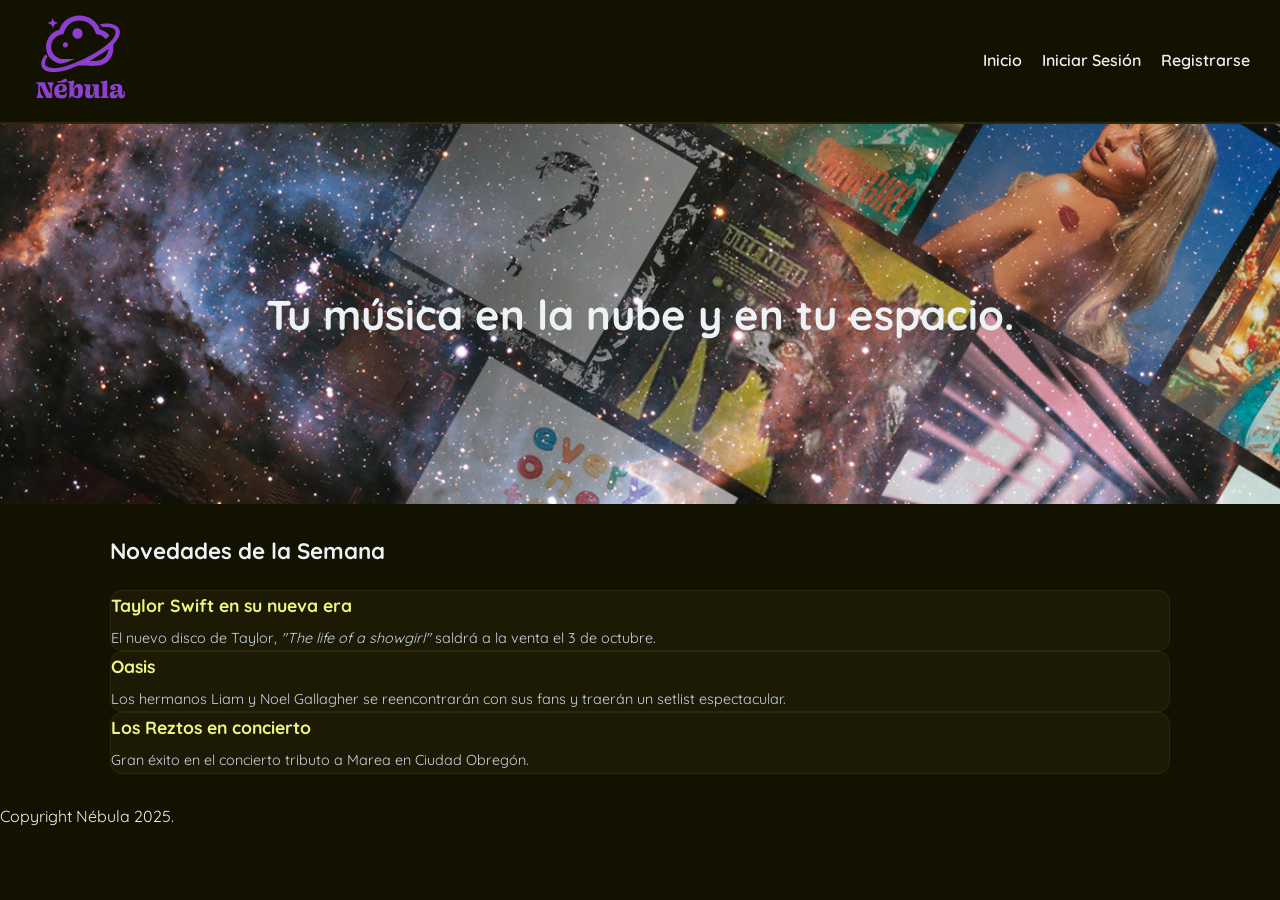
<file: NebulaMusic/src/main/resources/static/index.html>
<!DOCTYPE html>
<html lang="es">
<head>
    <meta charset="UTF-8">
    <meta name="viewport" content="width=device-width, initial-scale=1.0">
    <title>Nébula Music - Inicio (Código Base)</title>
    <link rel="stylesheet" href="./styles/styles.css">
</head>
<body>

    <!-- MENÚ DE NAVEGACIÓN -->
    <nav>
        <a class="logo" href="index.html">
            <img src="./imgs/nebula-03.svg" alt="Logo Nébula" width="100">
        </a>
        <ul>
            <li><a href="index.html">Inicio</a></li>
            <li><a href="iniciar-sesion.html">Iniciar Sesión</a></li>
            <li><a href="registro.html">Registrarse</a></li>
        </ul>
    </nav>

    <!-- CABECERA -->
    <header class="principal">
        <img src="./imgs/cover.jpg" alt="Cover Nébula" width="100%" height="200" style="object-fit: cover;">
        <h1>Tu música en la nube y en tu espacio.</h1>
    </header>

    <!-- CONTENIDO PRINCIPAL -->
    <main>
        
        <!-- SECCIÓN DE NOTICIAS -->
        <section id="noticias">
            <h2>Novedades de la Semana</h2>

            <!-- Artículo 1 -->
            <article>
                <h3>Taylor Swift en su nueva era</h3>
                <p>El nuevo disco de Taylor, <i>"The life of a showgirl"</i> saldrá a la venta el 3 de octubre.</p>
            </article>

            <!-- Artículo 2 -->
            <article>
                <h3>Oasis</h3>
                <p>Los hermanos Liam y Noel Gallagher se reencontrarán con sus fans y traerán un setlist espectacular.</p>
            </article>

            <!-- Artículo 3 -->
            <article>
                <h3>Los Reztos en concierto</h3>
                <p>Gran éxito en el concierto tributo a Marea en Ciudad Obregón.</p>
            </article>

        </section>

    </main>

    <!-- PIE DE PÁGINA -->
    <footer>
        <p>Copyright Nébula 2025.</p>
    </footer>

</body>
</html>
</file>
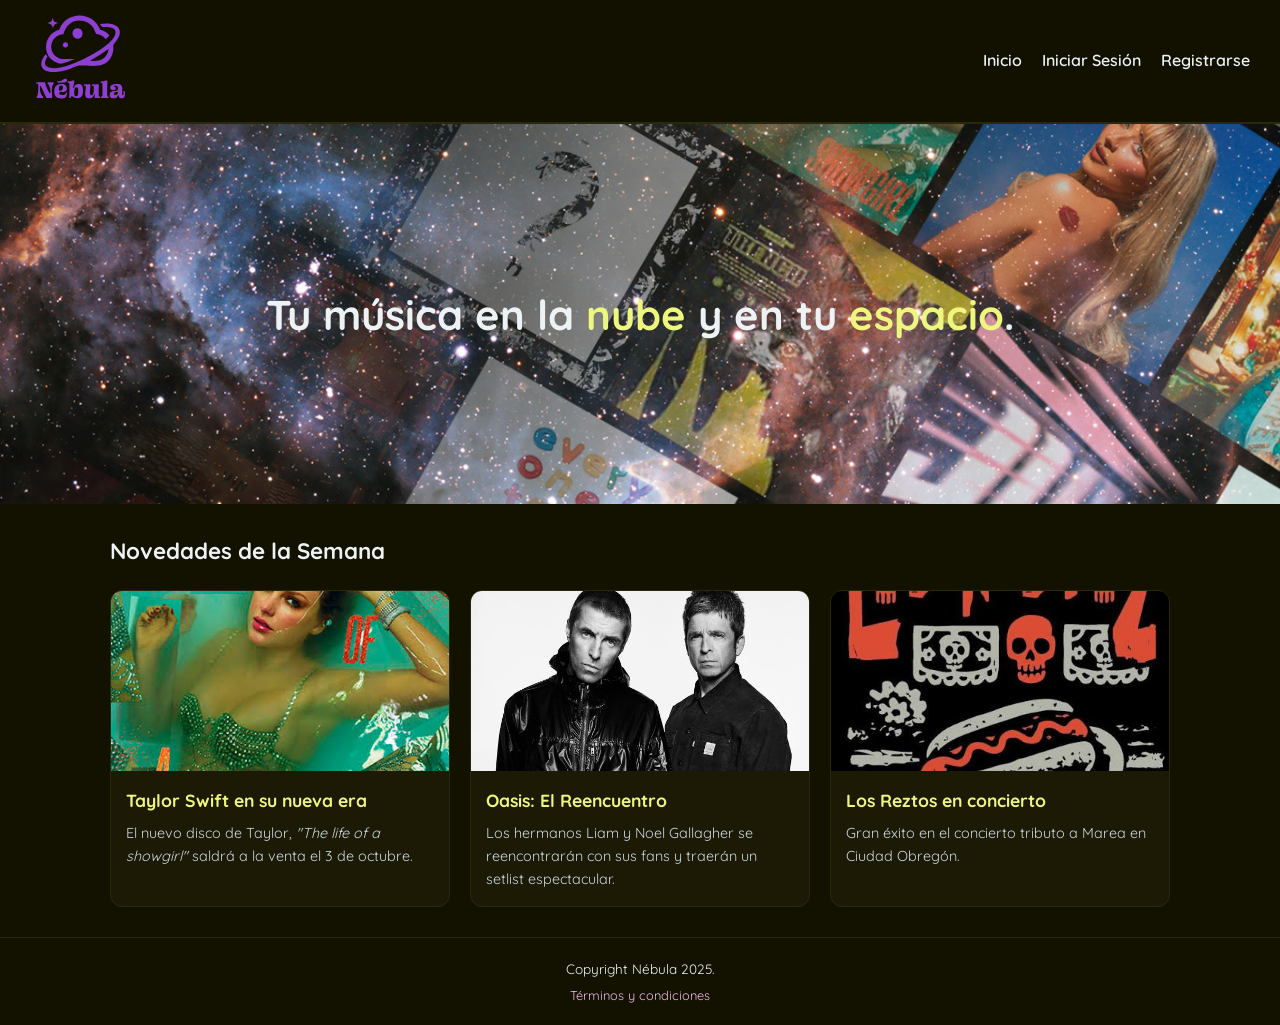
<file: NebulaMusic/src/main/resources/templates/index.html>
<!DOCTYPE html>
<html lang="es">
<head>
    <meta charset="UTF-8">
    <meta name="viewport" content="width=device-width, initial-scale=1.0">
    <title>Nébula Music - Inicio</title>
    <link rel="stylesheet" href="../static/styles/styles.css">
</head>
<body>

    <!-- MENÚ DE NAVEGACIÓN -->
    <nav>
        <a class="logo" href="index.html">
            <img src="../static/imgs/nebula-03.svg" alt="Logo Nébula" width="100">
        </a>

        <input type="checkbox" id="menu-toggle">
        <label for="menu-toggle" class="menu-button">
            <span></span>
            <span></span>
            <span></span>
        </label>

        <ul>
            <li><a href="index.html">Inicio</a></li>
            <li><a href="iniciar-sesion.html">Iniciar Sesión</a></li>
            <li><a href="registro.html">Registrarse</a></li>
        </ul>
    </nav>

    <!-- CABECERA PRINCIPAL -->
    <header class="principal">
        <img src="../static/imgs/cover.jpg" alt="Cover Nébula">
        <h1>Tu música en la <span>nube</span> y en tu <span>espacio</span>.</h1>
    </header>

    <!-- CONTENIDO PRINCIPAL -->
    <main>

        <!-- SECCIÓN DE NOTICIAS -->
        <section id="noticias">
            <h2>Novedades de la Semana</h2>

            <div class="contenedor-cartas">
                <!-- Artículo 1 -->
                <article>
                    <img src="../static/imgs/taylor.jpg" alt="Taylor Swift">
                    <div class="contenido">
                        <h3>Taylor Swift en su nueva era</h3>
                        <p>El nuevo disco de Taylor, <i>"The life of a showgirl"</i> saldrá a la venta el 3 de octubre.</p>
                    </div>
                </article>

                <!-- Artículo 2 -->
                <article>
                    <img src="../static/imgs/oasis.jpg" alt="Oasis">
                    <div class="contenido">
                        <h3>Oasis: El Reencuentro</h3>
                        <p>Los hermanos Liam y Noel Gallagher se reencontrarán con sus fans y traerán un setlist espectacular.</p>
                    </div>
                </article>

                <!-- Artículo 3 -->
                <article>
                    <img src="../static/imgs/reztos.jpg" alt="Los Reztos">
                    <div class="contenido">
                        <h3>Los Reztos en concierto</h3>
                        <p>Gran éxito en el concierto tributo a Marea en Ciudad Obregón.</p>
                    </div>
                </article>
            </div>

        </section>

    </main>

    <!-- PIE DE PÁGINA -->
    <footer class="inicio-footer">
        <p>Copyright Nébula 2025.</p>
        <a href="#">Términos y condiciones</a>
    </footer>

</body>
</html>
</file>
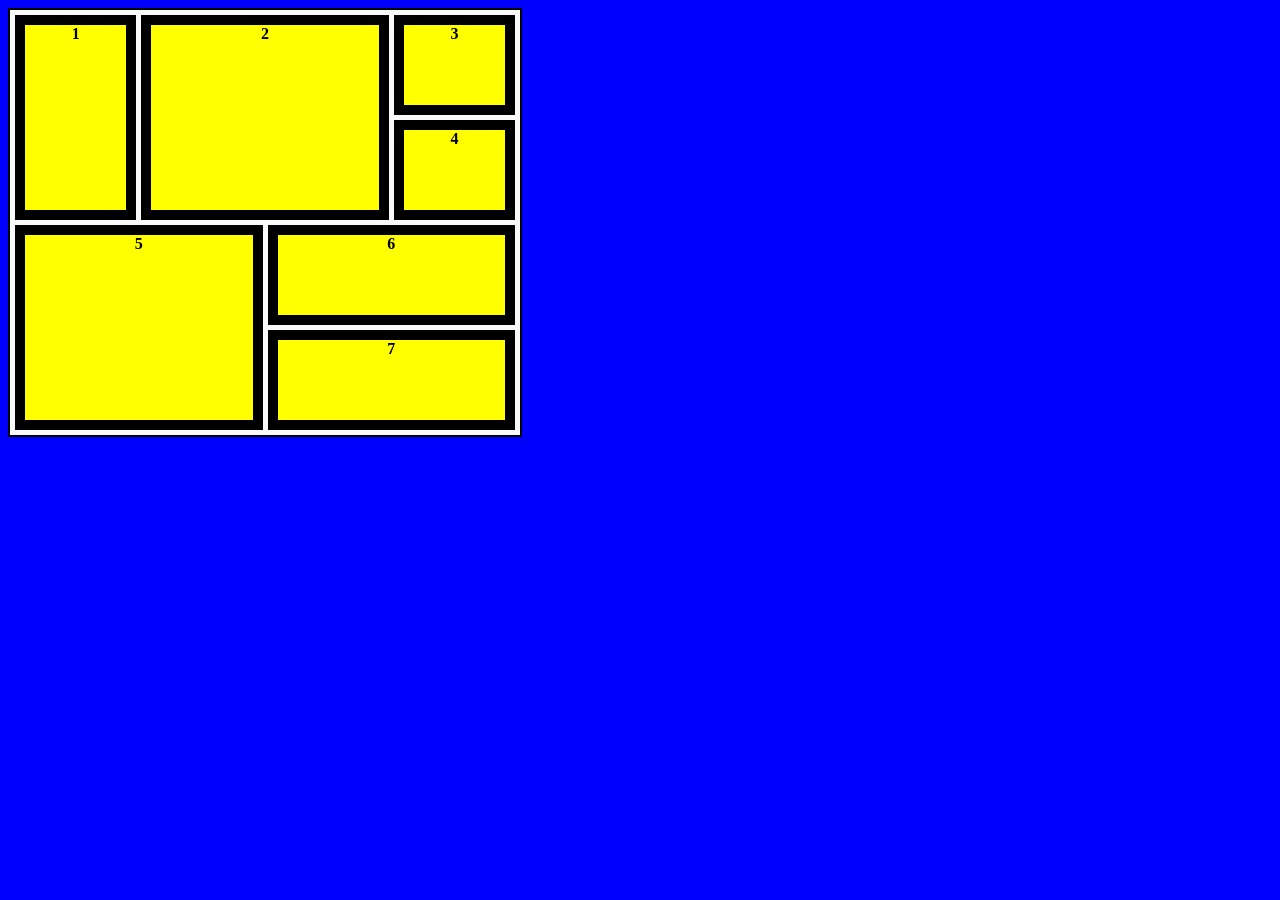
<file: NebulaMusic/src/main/resources/static/gridlayout.html>
<!DOCTYPE html>
<html lang="en">
<head>
    <meta charset="UTF-8">
    <title>Title</title>
    <meta name="viewport" content="width=device-width, initial-scale=1.0">

    <style>

        .contenedor-basico{
            display: grid;
            grid-template-columns: 100px 100px 100px;
            gap: 10px;
            border: 2px solid black;
            padding: 10px;
            background-color: #f9f9f9;
            margin-bottom: 30px;
        }

        .caja-basica{
            height:100px;
            background-color: blue;
            display: flex;
            justify-content: center;
            align-items: center;
            font-weight: bold;
        }

        /*Se aplican estos estilos SOLO en pantallas de 480px o menos*/
        @media(max-width: 480px){
            body{
                background-color: black;
            }
            .contener-basico{
                grid-template-columns: 100px 100px;
            }
        }

        /*Se aplican estos estilos SOLO en pantallas de 768px o más*/
        @media(min-width: 768px){
            body{
                background-color: blue;
            }
        }

        /*Se aplican estos estilos SOLO en pantallas de 768px o más*/
        @media(width >=768px){

        }

        /*Se aplican estos estilos SOLO en pantallas de 768px o menos*/
        @media (width<=768px){

        }

        @media(480px <width < 768px) {
            body {
                background-color: pink;
            }
        }

        .parent{
            display: grid;
            grid-template-columns: repeat(4, 1fr);
            grid-template-rows: repeat(4, 100px);
            gap: 5px;
            max-width: 500px;
            border: 2px solid black;
            padding: 5px;
            background-color: #f9f9f9;
        }

        .parent div{
            border: 10px solid black;
            background-color: yellow;
            display: flex;
            justify-content: center;
            alignt-items: center;
            font-weight: bold;
        }

        .div1{
            /*Fila inicio, columna inicio, fila fin, columna fin*/
            grid-area: 1 / 1 / 3 / 2;
        }

        .div2{
            grid-area: 1 / 2 / 3 / 4;
        }

        .div3{
            grid-area: 1 / 4 / 2 / 5;
        }

        .div4{
            grid-area: 2 / 4 / 3 / 5;
        }

        .div5{
            grid-area: 3 / 1 / 5 / 3;
        }

        .div6{
            grid-area: 3 / 3 / 4 / 5;
        }

        .div7{
            grid-area: 4 / 3 / 5 / 5;
        }

    </style>
</head>
<body>

<!--    <div class="contenedor-basico">-->
<!--        <div class="caja-basica">1</div>-->
<!--        <div class="caja-basica">2</div>-->
<!--        <div class="caja-basica">3</div>-->
<!--        <div class="caja-basica">4</div>-->
<!--        <div class="caja-basica">5</div>-->
<!--        <div class="caja-basica">6</div>-->
<!--    </div>-->

    <div class="parent">
        <div class="div1">1</div>
        <div class="div2">2</div>
        <div class="div3">3</div>
        <div class="div4">4</div>
        <div class="div5">5</div>
        <div class="div6">6</div>
        <div class="div7">7</div>
    </div>

</body>
</html>
</file>
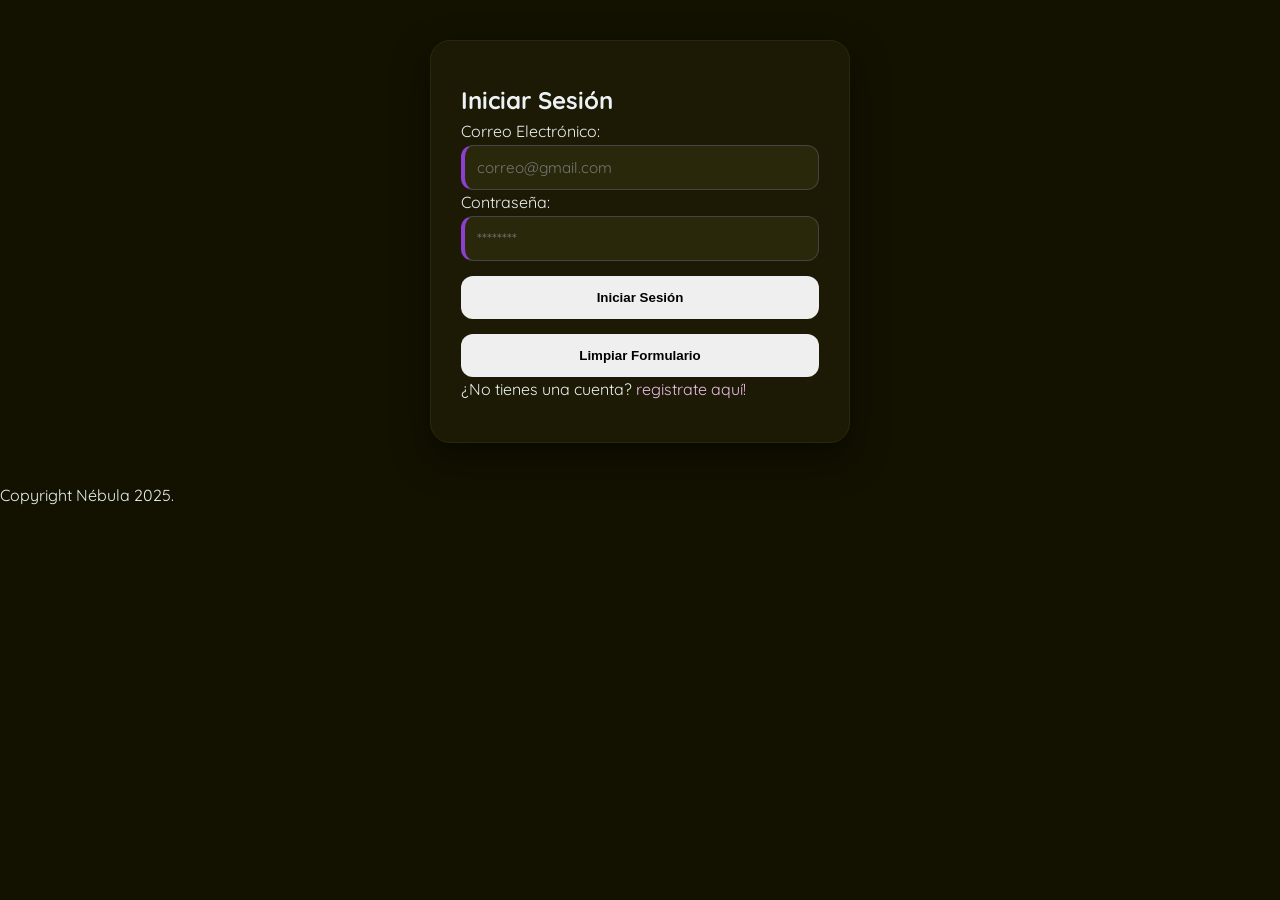
<file: NebulaMusic/src/main/resources/static/iniciar-sesion.html>
<!DOCTYPE html>
<html lang="es">
<head>
    <meta charset="UTF-8">
    <meta name="viewport" content="width=device-width, initial-scale=1.0">
    <title>Nébula Music - Iniciar Sesión</title>
    <link rel="stylesheet" href="./styles/styles.css">
</head>
<body>

    <main class="auth-container">
        <section class="auth-card">
            <h1>Iniciar Sesión</h1>

            <form method="post" action="/autentication" enctype="application/x-www-form-urlencoded">

                <div>
                    <label for="correo">Correo Electrónico: </label>
                    <input
                        type="email"
                        id="correo"
                        name="correo"
                        placeholder="correo@gmail.com"
                        required
                        minlength="5"
                        maxlength="100"
                        >
                </div>

                <div>
                    <label for="contrasenia">Contraseña: </label>
                    <input
                        type="password"
                        id="contrasenia"
                        name="contrasenia"
                        placeholder="********"
                        required
                        minlength="8"
                        autocomplete="off"
                    >
                </div>

                <div>
                    <button type="submit">Iniciar Sesión</button>
                    <button type="reset">Limpiar Formulario</button>
                </div>

            </form>

            <p>
                ¿No tienes una cuenta? <a href="registro.html">registrate aquí!</a>
            </p>

        </section>
    </main>

    <footer>
        <p>Copyright Nébula 2025.</p>
    </footer>

</body>
</html>
</file>
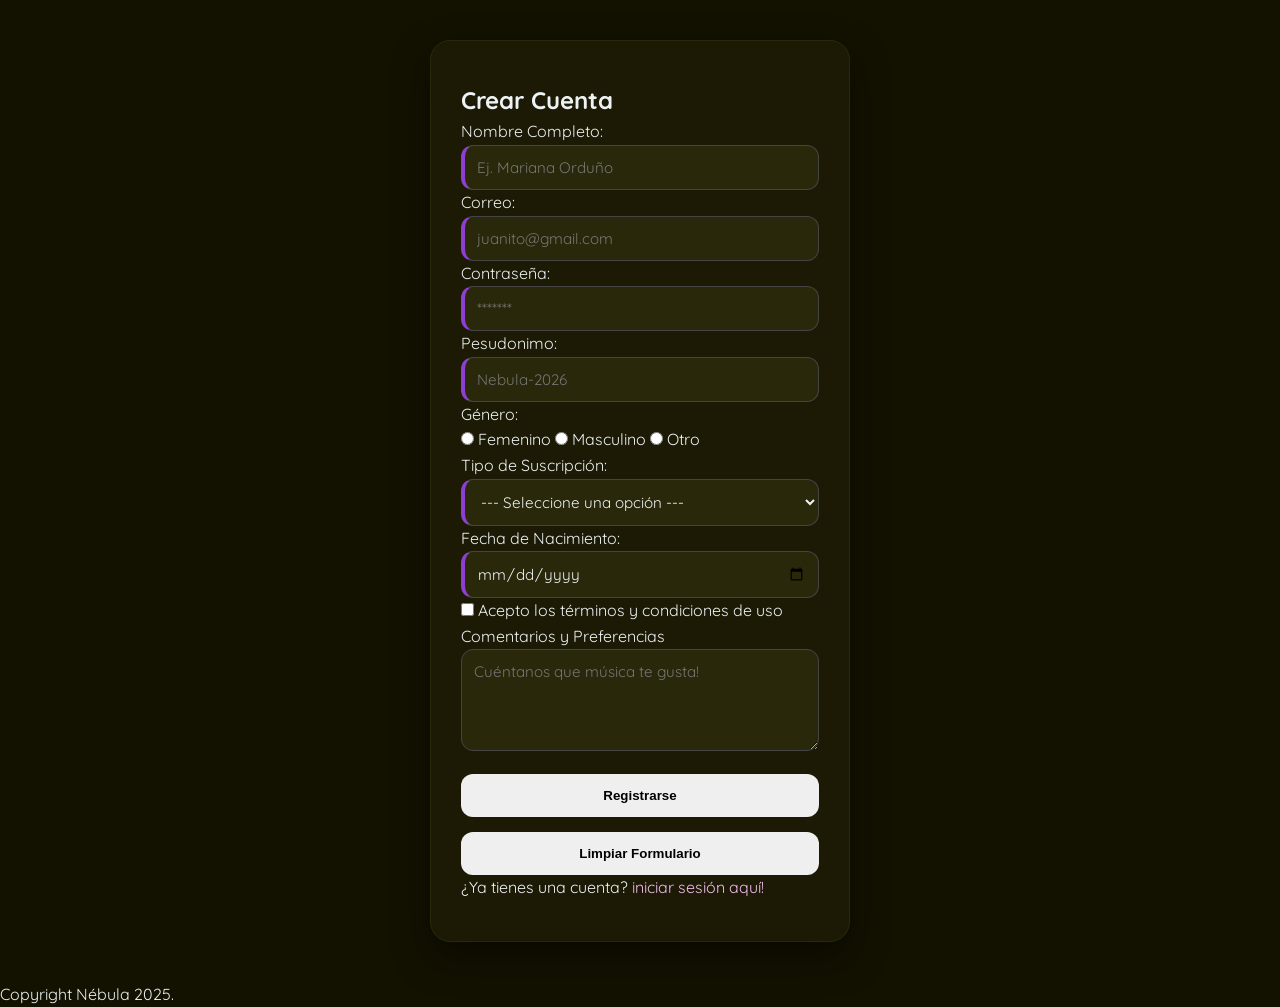
<file: NebulaMusic/src/main/resources/static/registro.html>
<!DOCTYPE html>
<html lang="es">
<head>
    <meta charset="UTF-8">
    <meta name="viewport" content="width=device-width, initial-scale=1.0">
    <title>Nébula Music - Registro</title>
    <link rel="stylesheet" href="./styles/styles.css">
</head>
<body>

    <main class="auth-container">
        <section class="auth-card">
            
            <!-- TAREA PARA EL ALUMNO:
                 Crea un formulario que envíe los datos mediante POST a "/crear-cuenta".
                 Debe contener campos para:
                 - Nombre completo (texto)
                 - Correo electrónico (email)
                 - Contraseña (password)
                 - Pseudónimo (texto con patrón de validación: [letras de 3 a 10]-[números de 2 a 10])
                 - Género (radio buttons: Femenino, Masculino, Otro)
                 - Tipo de Suscripción (select: Gratis, Premium Mensual, Premium Anual)
                 - Fecha de nacimiento (date)
                 - Aceptar términos y condiciones (checkbox)
                 - Comentarios adicionales o gustos (textarea)
            -->
            <form class="auth-form" method="post" action="/crear-cuenta" enctype="application/x-www-form-urlencoded">
                <!-- Escribe tus etiquetas (label) e inputs aquí -->
                <h1>Crear Cuenta</h1>

                <div>
                    <label for="nombre"> Nombre Completo: </label>
                    <input
                            type="text"
                            id="nombre"
                            name="nombre"
                            placeholder="Ej. Mariana Orduño"
                            required
                            minlength="3"
                            maxlength="100"
                    >
                </div>

                <div>
                    <label for="correo"> Correo: </label>
                    <input
                            type="email"
                            id="correo"
                            name="correo"
                            placeholder="juanito@gmail.com"
                            required
                    >
                </div>

                <div>
                    <label for="contrasenia"> Contraseña: </label>
                    <input
                            type="password"
                            id="contrasenia"
                            name="contrasenia"
                            placeholder="*******"
                            required
                    >
                </div>

                <div>
                    <label for="pseudonimo"> Pesudonimo: </label>
                    <input
                            type="text"
                            id="pseudonimo"
                            name="pseudonimo"
                            placeholder="Nebula-2026"
                            required
                            pattern="[a-zA-Z]{3,10}-[0-9]{2,10}"
                    >
                </div>

                <div>
                    <label> Género: </label>
                    <div>
                        <input type="radio" id="rad_femenino" name="genero" value="femenino" required>
                        <label for="rad_femenino">Femenino</label>

                        <input type="radio" id="rad_masculino" name="genero" value="masculino">
                        <label for="rad_masculino">Masculino</label>

                        <input type="radio" id="rad_otro" name="genero" value="otro">
                        <label for="rad_otro">Otro</label>
                    </div>
                </div>

                <div>
                    <label for="suscripcion">Tipo de Suscripción: </label>
                    <select id="suscripcion" name="suscripcion" required>
                        <option value="">--- Seleccione una opción ---</option>
                        <option value="gratis">Gratis (con anuncios)</option>
                        <option value="premium_mensual"> Premium Mensual $99/mes</option>
                        <option value="premium_anual"> Premium Anual $899/año</option>
                    </select>
                </div>

                <div>
                    <label for="fechaNacimiento">Fecha de Nacimiento:</label>
                    <input
                            type="date"
                            id="fechaNacimiento"
                            name="fechaNacimiento"
                            required
                    >
                </div>

                <div>
                    <input type="checkbox" id="terminos" name="terminos" required value="aceptado">
                    <label for="terminos">Acepto los términos y condiciones de uso</label>
                </div>

                <div>
                    <label for="comentarios">Comentarios y Preferencias</label>
                    <textarea
                            id="comentarios"
                            name="comentarios"
                            rows="4"
                            cols="40"
                            placeholder="Cuéntanos que música te gusta!"
                    ></textarea>
                </div>

                <div>
                    <button type="submit">Registrarse</button>
                    <button type="reset">Limpiar Formulario</button>
                </div>

            </form>

            <p>
                ¿Ya tienes una cuenta? <a href="iniciar-sesion.html">iniciar sesión aquí!</a>
            </p>

        </section>
    </main>

    <footer>
        <p>Copyright Nébula 2025.</p>
    </footer>

</body>
</html>
</file>
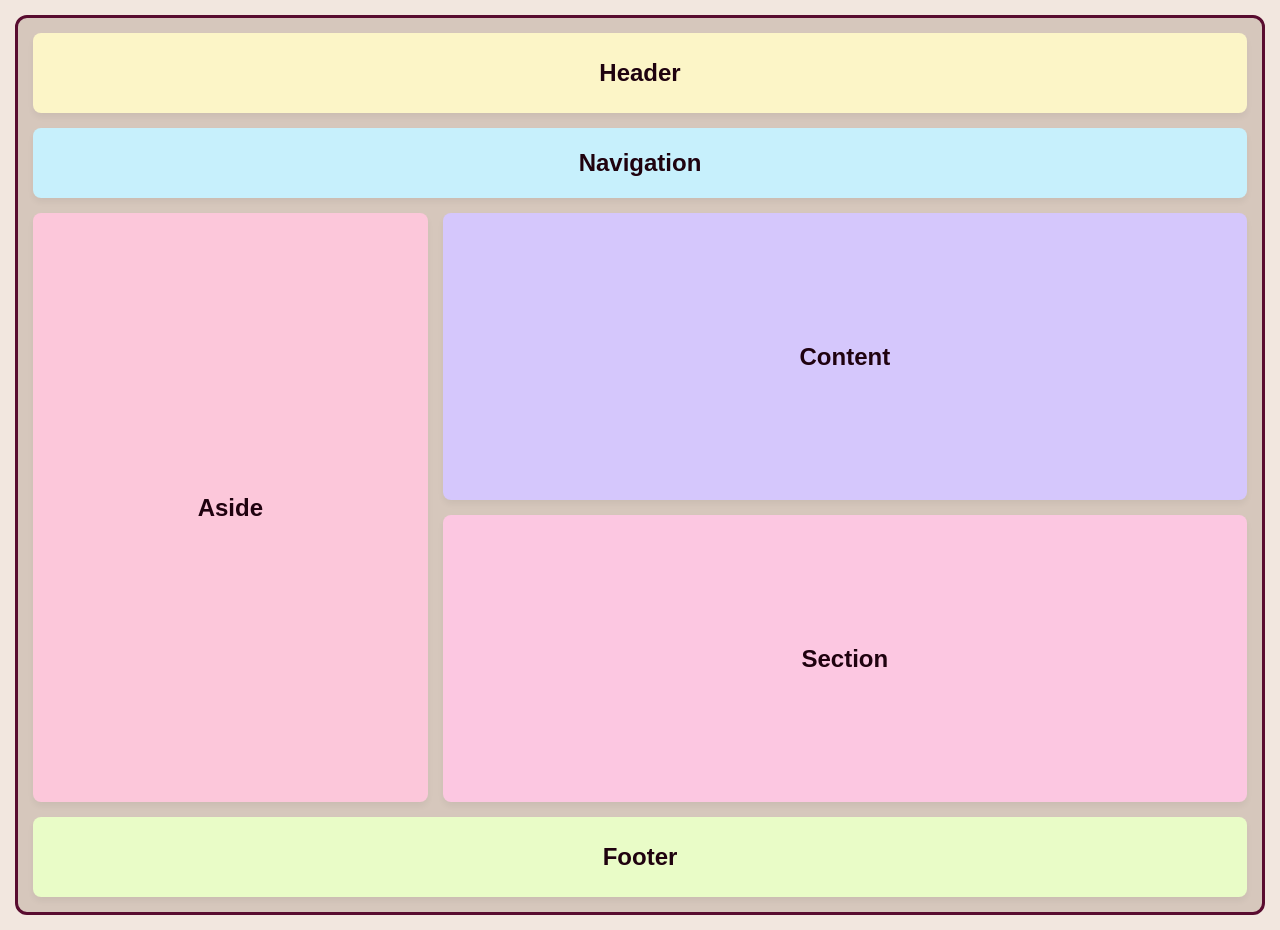
<file: NebulaMusic/src/main/resources/static/tareagridcopia.html>
<!DOCTYPE html>
<html lang="es">
<head>
    <meta charset="UTF-8">
    <meta name="viewport" content="width=device-width, initial-scale=1.0">
    <title>Réplica Formulario Grid</title>
    <style>
        * {
            box-sizing: border-box;
            margin: 0;
            padding: 0;
        }

        body {
            font-family: Arial, sans-serif;
            background-color: #F2E7DF;
            padding: 15px;
            display: flex;
            justify-content: center;
            align-items: center;
            min-height: 100vh;
            overflow: hidden;
        }

        .parent {
            display: grid;
            grid-template-columns: 1fr 2fr;
            grid-template-rows: 80px 70px 1fr 1fr 80px;
            gap: 15px;
            width: 100vw;
            height: 100vh;
            background-color: #D6C7BC;
            border: 3px solid #590C2F;
            padding: 15px;
            border-radius: 12px;
        }

        .parent div {
            display: flex;
            justify-content: center;
            align-items: center;
            font-weight: bold;
            font-size: 24px;
            border-radius: 8px;
            box-shadow: 0 4px 6px rgba(0, 0, 0, 0.05);
        }

        /* Posicionamiento exacto mediante coordenadas:
           grid-area: fila-inicio / col-inicio / fila-fin / col-fin;
        */

        .header {
            grid-area: 1 / 1 / 2 / 4;
            background-color: #FCF5C7;
            color: #1F020F;
        }

        .navigation {
            grid-area: 2 / 1 / 3 / 4;
            background-color: #C7F0FC;
            color: #1F020F;
        }

        .aside {
            grid-area: 3 / 1 / 5 / 2;
            background-color: #FCC7DA;
            color: #1F020F;
        }

        .content {
            grid-area: 3 / 2 / 4 / 4;
            background-color: #D5C7FC;
            color: #1F020F;
        }

        .section {
            grid-area: 4 / 2 / 5 / 4;
            background-color: #FCC7E1;
            color: #1F020F;
        }

        .footer {
            grid-area: 5 / 1 / 6 / 4;
            background-color: #E9FCC7;
            color: #1F020F;
        }
    </style>
</head>
<body>

    <div class="parent">
        <div class="header">Header</div>
        <div class="navigation">Navigation</div>
        <div class="aside">Aside</div>
        <div class="content">Content</div>
        <div class="section">Section</div>
        <div class="footer">Footer</div>
    </div>

</body>
</html>
</file>
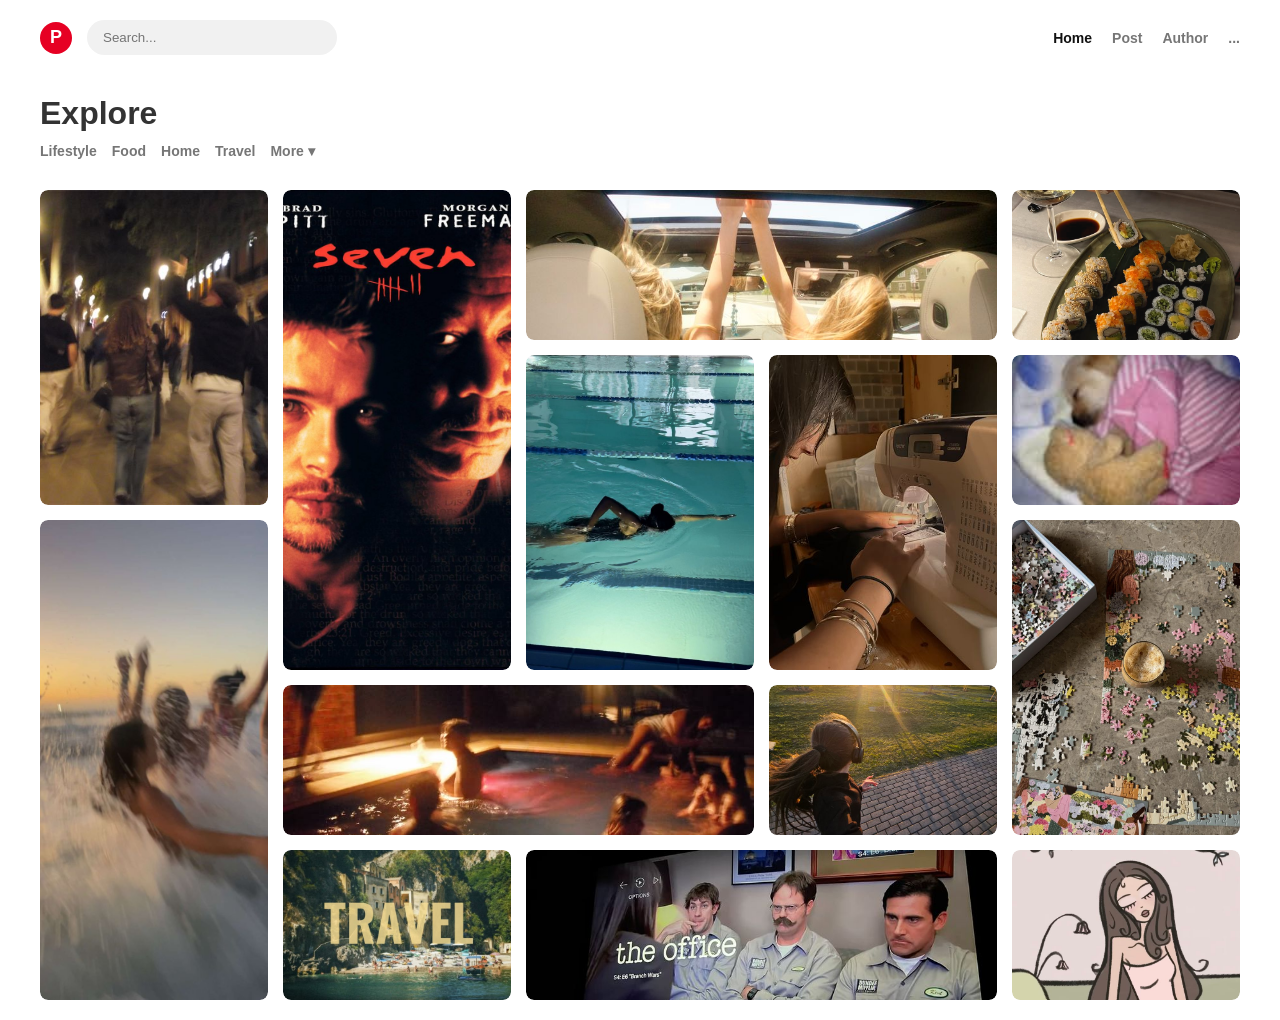
<file: NebulaMusic/src/main/resources/static/tareagridformulario.html>
<!DOCTYPE html>
<html lang="es">
<head>
    <meta charset="UTF-8">
    <meta name="viewport" content="width=device-width, initial-scale=1.0">
    <title>Galería Explore</title>
    <style>
        * {
            box-sizing: border-box;
            margin: 0;
            padding: 0;
            font-family: Arial, sans-serif;
        }

        body {
            background-color: #ffffff;
            color: #333333;
            padding: 20px 40px;
        }

        header {
            display: flex;
            justify-content: space-between;
            align-items: center;
            padding-bottom: 20px;
            margin-bottom: 20px;
        }

        .logo-search {
            display: flex;
            align-items: center;
            gap: 15px;
        }

        .badge-logo {
            background-color: #e60023;
            color: white;
            font-weight: bold;
            border-radius: 50%;
            width: 32px;
            height: 32px;
            display: flex;
            justify-content: center;
            align-items: center;
            font-size: 18px;
        }

        .search-bar {
            background-color: #f1f1f1;
            border: none;
            padding: 10px 16px;
            border-radius: 20px;
            width: 250px;
            color: #767676;
            outline: none;
        }

        nav ul {
            display: flex;
            list-style: none;
            gap: 20px;
            align-items: center;
        }

        nav a {
            text-decoration: none;
            color: #767676;
            font-weight: 600;
            font-size: 14px;
        }

        nav a.active {
            color: #111111;
        }

        .title-section {
            margin-bottom: 30px;
        }

        .title-section h1 {
            font-size: 32px;
            font-weight: bold;
            margin-bottom: 10px;
        }

        .categories {
            display: flex;
            gap: 15px;
            list-style: none;
        }

        .categories li a {
            text-decoration: none;
            color: #767676;
            font-size: 14px;
            font-weight: bold;
        }

        /* Grid */
        .gallery-grid {
            display: grid;
            grid-template-columns: repeat(5, 1fr);
            grid-auto-rows: 150px;
            gap: 15px;
            grid-auto-flow: dense;
        }

        .gallery-item {
            position: relative;
            overflow: hidden;
            border-radius: 8px;
        }

        .gallery-item img {
            width: 100%;
            height: 100%;
            object-fit: cover;
            display: block;
            border-radius: 8px;
        }

        /* Variaciones de tamaño */
        .item-tall {
            grid-row: span 2;
        }

        .item-very-tall {
            grid-row: span 3;
        }

        .item-wide {
            grid-column: span 2;
        }

        /* Media Queries */
        @media (max-width: 900px) {
            .gallery-grid {
                grid-template-columns: repeat(3, 1fr);
            }
        }

        @media (max-width: 600px) {
            body {
                padding: 15px;
            }

            .gallery-grid {
                grid-template-columns: repeat(2, 1fr);
            }

            .item-wide {
                grid-column: span 1;
            }

            .search-bar {
                width: 130px;
            }
        }
    </style>
</head>
<body>

<header>
    <div class="logo-search">
        <div class="badge-logo">P</div>
        <input type="text" class="search-bar" placeholder="Search...">
    </div>
    <nav>
        <ul>
            <li><a href="#" class="active">Home</a></li>
            <li><a href="#">Post</a></li>
            <li><a href="#">Author</a></li>
            <li><a href="#">...</a></li>
        </ul>
    </nav>
</header>

<section class="title-section">
    <h1>Explore</h1>
    <ul class="categories">
        <li><a href="#">Lifestyle</a></li>
        <li><a href="#">Food</a></li>
        <li><a href="#">Home</a></li>
        <li><a href="#">Travel</a></li>
        <li><a href="#">More ▾</a></li>
    </ul>
</section>

<section class="gallery-grid">
    <div class="gallery-item item-tall">
        <img src="imgs/amigos.jpg" alt="Amigos">
    </div>

    <div class="gallery-item item-very-tall">
        <img src="imgs/pelicula.jpg" alt="Pelicula">
    </div>

    <div class="gallery-item item-wide">
        <img src="imgs/car-ride.jpg" alt="Car ride">
    </div>

    <div class="gallery-item">
        <img src="imgs/sushi.jpg" alt="Sushi">
    </div>

    <div class="gallery-item item-tall">
        <img src="imgs/natacion.jpg" alt="Natación">
    </div>

    <div class="gallery-item item-tall">
        <img src="imgs/coser.jpg" alt="Coser">
    </div>

    <div class="gallery-item">
        <img src="imgs/dormir.jpg" alt="Dormir">
    </div>

    <div class="gallery-item item-very-tall">
        <img src="imgs/playa.jpg" alt="Playa">
    </div>

    <div class="gallery-item item-wide">
        <img src="imgs/pool.jpg" alt="Pool">
    </div>

    <div class="gallery-item item-tall">
        <img src="imgs/rompecabezas.jpg" alt="Rompecabezas">
    </div>

    <div class="gallery-item">
        <img src="imgs/caminar.jpg" alt="Caminar">
    </div>

    <div class="gallery-item">
        <img src="imgs/travel.jpg" alt="Viajar">
    </div>

    <div class="gallery-item item-wide">
        <img src="imgs/serie.jpg" alt="Serie">
    </div>

    <div class="gallery-item">
        <img src="imgs/olivia.jpg" alt="Olivia">
    </div>
</section>

</body>
</html>
</file>
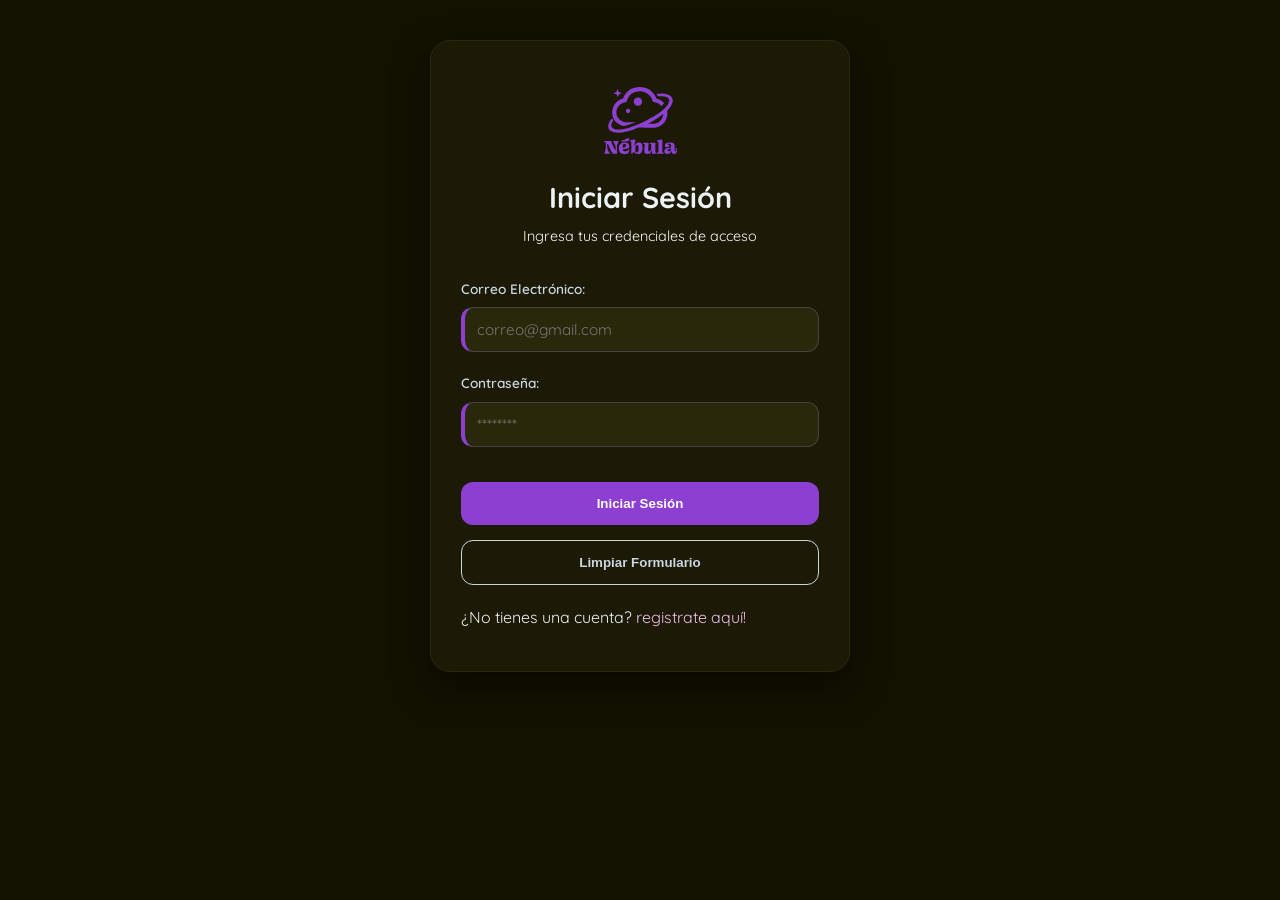
<file: NebulaMusic/src/main/resources/templates/iniciar-sesion.html>
<!DOCTYPE html>
<html lang="es">
<head>
    <meta charset="UTF-8">
    <meta name="viewport" content="width=device-width, initial-scale=1.0">
    <title>Nébula Music - Iniciar Sesión</title>
    <link rel="stylesheet" href="../static/styles/styles.css">
</head>
<body>

    <main class="auth-container">
        <section class="auth-card">

            <div class="form-logo">
                <img src="../static/imgs/nebula-03.svg" alt="Logo Nebula">
            </div>

            <div class="form-header">
                <h3>Iniciar Sesión</h3>
                <p class="form-subtitle">Ingresa tus credenciales de acceso</p>
            </div>

            <form method="post" action="/autentication" enctype="application/x-www-form-urlencoded">

                <div class="form-group">
                    <label for="correo">Correo Electrónico: </label>
                    <input
                        type="email"
                        id="correo"
                        name="correo"
                        placeholder="correo@gmail.com"
                        required
                        minlength="5"
                        maxlength="100"
                        >
                </div>

                <div class="form-group">
                    <label for="contrasenia">Contraseña: </label>
                    <input
                        type="password"
                        id="contrasenia"
                        name="contrasenia"
                        placeholder="********"
                        required
                        minlength="8"
                        autocomplete="off"
                    >
                </div>

                <div class="form-group">
                    <button type="submit" class="btn-primary">Iniciar Sesión</button>
                    <button type="reset" class="btn-secondary">Limpiar Formulario</button>
                </div>

            </form>

            <p>
                ¿No tienes una cuenta? <a href="registro.html">registrate aquí!</a>
            </p>

        </section>
    </main>

</body>
</html>
</file>
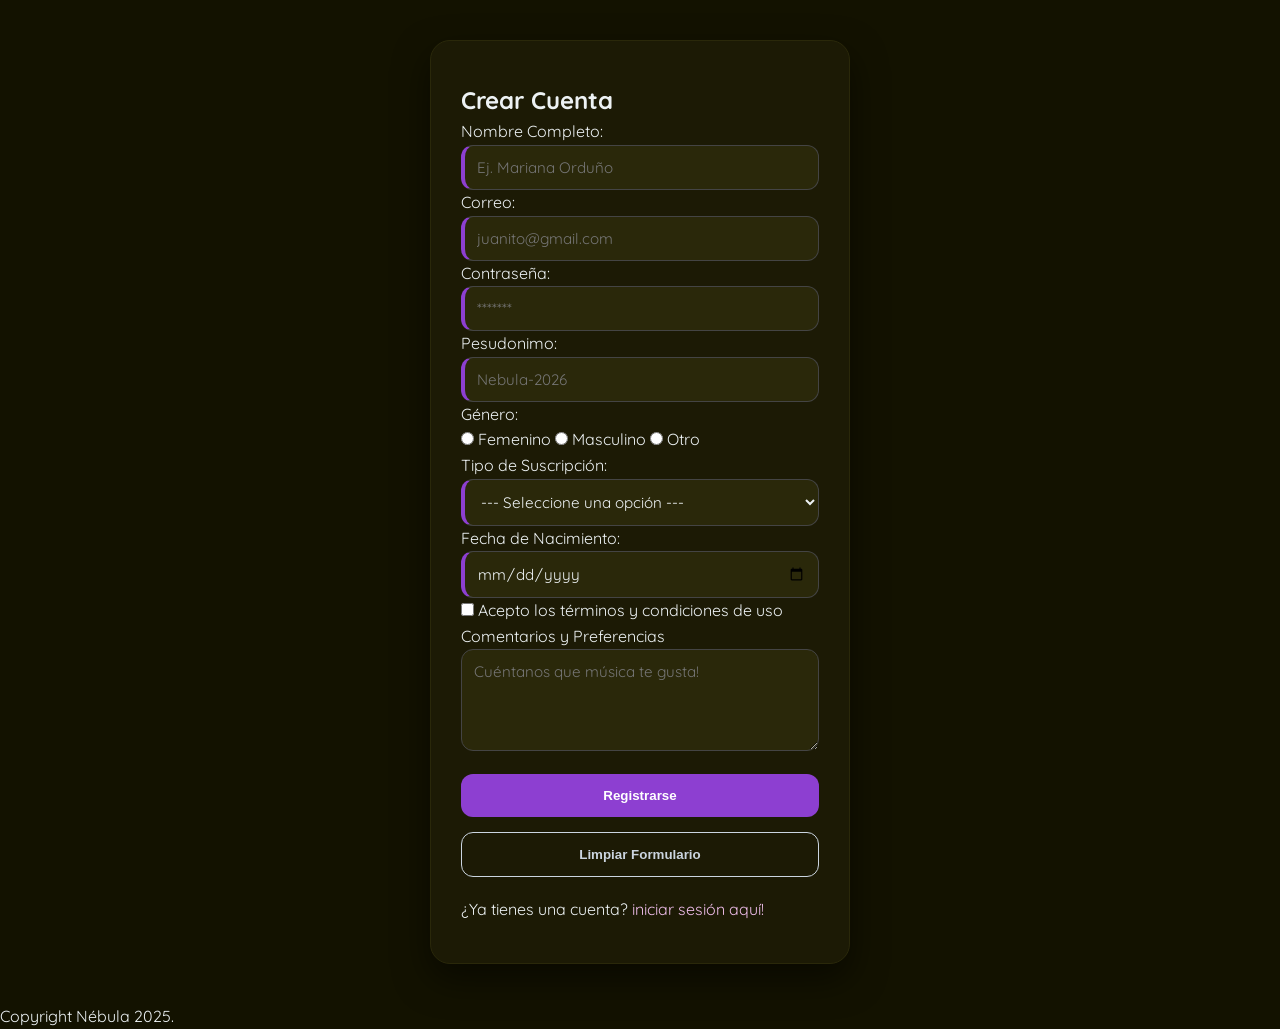
<file: NebulaMusic/src/main/resources/templates/registro.html>
<!DOCTYPE html>
<html lang="es">
<head>
    <meta charset="UTF-8">
    <meta name="viewport" content="width=device-width, initial-scale=1.0">
    <title>Nébula Music - Registro</title>
    <link rel="stylesheet" href="../static/styles/styles.css">
</head>
<body>

    <main class="auth-container">
        <section class="auth-card">
            
            <!-- TAREA PARA EL ALUMNO:
                 Crea un formulario que envíe los datos mediante POST a "/crear-cuenta".
                 Debe contener campos para:
                 - Nombre completo (texto)
                 - Correo electrónico (email)
                 - Contraseña (password)
                 - Pseudónimo (texto con patrón de validación: [letras de 3 a 10]-[números de 2 a 10])
                 - Género (radio buttons: Femenino, Masculino, Otro)
                 - Tipo de Suscripción (select: Gratis, Premium Mensual, Premium Anual)
                 - Fecha de nacimiento (date)
                 - Aceptar términos y condiciones (checkbox)
                 - Comentarios adicionales o gustos (textarea)
            -->
            <form class="auth-form" method="post" action="/crear-cuenta" enctype="application/x-www-form-urlencoded">
                <!-- Escribe tus etiquetas (label) e inputs aquí -->
                <h1>Crear Cuenta</h1>

                <div>
                    <label for="nombre"> Nombre Completo: </label>
                    <input
                            type="text"
                            id="nombre"
                            name="nombre"
                            placeholder="Ej. Mariana Orduño"
                            required
                            minlength="3"
                            maxlength="100"
                    >
                </div>

                <div>
                    <label for="correo"> Correo: </label>
                    <input
                            type="email"
                            id="correo"
                            name="correo"
                            placeholder="juanito@gmail.com"
                            required
                    >
                </div>

                <div>
                    <label for="contrasenia"> Contraseña: </label>
                    <input
                            type="password"
                            id="contrasenia"
                            name="contrasenia"
                            placeholder="*******"
                            required
                    >
                </div>

                <div>
                    <label for="pseudonimo"> Pesudonimo: </label>
                    <input
                            type="text"
                            id="pseudonimo"
                            name="pseudonimo"
                            placeholder="Nebula-2026"
                            required
                            pattern="[a-zA-Z]{3,10}-[0-9]{2,10}"
                    >
                </div>

                <div class="form-genero">
                    <label> Género: </label>
                    <div>
                        <input type="radio" id="rad_femenino" name="genero" value="femenino" required>
                        <label for="rad_femenino">Femenino</label>

                        <input type="radio" id="rad_masculino" name="genero" value="masculino">
                        <label for="rad_masculino">Masculino</label>

                        <input type="radio" id="rad_otro" name="genero" value="otro">
                        <label for="rad_otro">Otro</label>
                    </div>
                </div>

                <div>
                    <label for="suscripcion">Tipo de Suscripción: </label>
                    <select id="suscripcion" name="suscripcion" required>
                        <option value="">--- Seleccione una opción ---</option>
                        <option value="gratis">Gratis (con anuncios)</option>
                        <option value="premium_mensual"> Premium Mensual $99/mes</option>
                        <option value="premium_anual"> Premium Anual $899/año</option>
                    </select>
                </div>

                <div>
                    <label for="fechaNacimiento">Fecha de Nacimiento:</label>
                    <input
                            type="date"
                            id="fechaNacimiento"
                            name="fechaNacimiento"
                            required
                    >
                </div>

                <div>
                    <input type="checkbox" id="terminos" name="terminos" required value="aceptado">
                    <label for="terminos">Acepto los términos y condiciones de uso</label>
                </div>

                <div>
                    <label for="comentarios">Comentarios y Preferencias</label>
                    <textarea
                            id="comentarios"
                            name="comentarios"
                            rows="4"
                            cols="40"
                            placeholder="Cuéntanos que música te gusta!"
                    ></textarea>
                </div>

                <div class="form-group">
                    <button type="submit" class="btn-primary">Registrarse</button>
                    <button type="reset" class="btn-secondary">Limpiar Formulario</button>
                </div>

            </form>

            <p>
                ¿Ya tienes una cuenta? <a href="iniciar-sesion.html">iniciar sesión aquí!</a>
            </p>

        </section>
    </main>

    <footer>
        <p>Copyright Nébula 2025.</p>
    </footer>

</body>
</html>
</file>
<file: NebulaMusic/src/main/resources/static/styles/styles.css>
/* ==========================================================
   NÉBULA MUSIC - CÓDIGO BASE (ESTILOS PARA ALUMNOS)
   ==========================================================
   Este archivo contiene únicamente la configuración inicial, 
   reseteo básico y la paleta de colores del proyecto mediante 
   variables de CSS (:root).
*/

@import url('https://fonts.googleapis.com/css2?family=Quicksand:wght@300..700&display=swap');

:root {
    --bg-color-dark: #131200;      /* Fondo principal modo oscuro */
    --text-color-dark: #EDF2F4;    /* Texto principal */
    --links-color-dark: #EFBDEB;   /* Color normal de enlaces */
    --links-hover-dark: #8D91C7;   /* Color de enlaces al pasar el mouse */
    --nav-links: #8d3fd1;          /* Color de enlaces de navegación */
    --highlight: #EDF67D;          /* Color de acento/resaltados */
    --card-bg-dark: #1C1A05;
}

/* Reset básico de márgenes, paddings y modelo de caja */
* {
    box-sizing: border-box;
    margin: 0;
    padding: 0;
}

body {
    background-color: var(--bg-color-dark);
    color: var(--text-color-dark);
    font-family: 'Quicksand', sans-serif;
    line-height: 1.6;
}

/* Enlaces base */
a {
    color: var(--links-color-dark);
    text-decoration: none;
    transition: color 0.3s ease;
}

a:hover {
    color: var(--links-hover-dark);
}

.auth-container {
    display: flex;
    justify-content: center;
    align-items:center;
    padding: 40px 20px;
}

.auth-card {
    background-color: var(--card-bg-dark);
    width: 100%;
    max-width: 420px;
    padding: 40px 30px;
    border-radius: 20px;
    box-shadow: 0 15px 35px rgba(0, 0, 0, 0.5);
    border: 1px solid #2a280a;
    transition: max-width 0.3s ease;
}

.form-logo {
    text-align: center;
    margin-bottom: 5px;
}

.form-logo img {
    height: 80px;
}

.form-header {
    text-align: center;
    margin-bottom: 30px;
}

.form-header h3 {
    font-size: 1.8rem;
    color: var(--text-color-dark);
    margin-bottom: 5px;
}

.form-subtitle {
    font-size: .9rem;
    color: #f9f9f9;
}

.form-group {
    margin-bottom: 20px;
}

.form-group label {
    display: block;
    font-size: .85rem;
    font-weight: 600;
    margin-bottom: 8px;
    color: #cbd5e0;
}

input[type=text],
input[type=email],
input[type=password],
input[type=date],
select,
textarea {
    width: 100%;
    padding: 12px;
    border-radius: 12px;
    border: 1px solid #444;
    background-color: #2a280a;
    color: var(--text-color-dark);
    font-family: 'Quicksand', sans-serif;
    font-size: .95rem;
    box-sizing: border-box;
    transition: border-color 0.3s ease, box-shadow 0.3s ease;
}

input:focus,
select:focus,
textarea:focus {
    outline: none;
    border-color: var(--highlight);
    box-shadow: 0 0 8px rgba(237, 246, 125, 0.3);
}

input:required,
select:required {
    border-left: 4px solid var(--nav-links);
}

button {
    width: 100%;
    padding: 14px;
    border-radius: 12px;
    border: none;
    cursor: pointer;
    font-weight: bold;
    font-size: 1rem:
    transition: all 0.3s ease;
    margin-top: 15px;
}

.btn-primary {
    background-color: var(--nav-links);
    color: white;
}

.btn-secondary {
    background-color: transparent;
    border: 1px solid #cbd5e0;
    color: #cbd5e0;
}

.btn-primary:hover {
    background-color: var(--highlight);
    color: black;
}

.btn-secondary:hover {
    background-color: #cbd5e0;
    color: black;
}

nav {
    display: flex;
    justify-content: space-between;
    align-items: center;
    background-content: rgba(19,18,0,0.95);
    padding: 8px 30px;
    border-bottom: 2px solid #2a280a;
    position: sticky;
    top: 0;
    z-index: 100;
    background-color: rgba(19, 18, 0, 0.80);
}

#menu-toggle {
    display: none;
}

.menu-button {
    display: none;
    flex-direction: column;
    gap: 5px;
    width: 30px;
    cursor: pointer;
}

.menu-button span {
    display: block;
    height: 3px;
    width: 100%;
    background-color: var(--text-color-dark);
    border-radius: 2px;
    transition: all 0.3s ease;
}

nav ul{
    display: flex;
    align-items: center;
    list-style: none;
    gap: 20px;
}

nav a{
    color: var(--text-color-dark);
    text-decoration: none;
    font-weight: 600;
    transition: color 0.3s ease;
}

nav a:hover {
    color: var(--highlight);
}

@media (width <= 768px) {
    .menu-button {
        display:flex;
    }

    nav ul {
        position: absolute;
        top: 100%;
        left: 0;
        width: 100%;
        background-color: rgba(19,18,0,0,98);
        flex-direction: column;
        padding: 20px 0;
        gap: 20px;
        display:none;
    }

    #menu-toggle:checked ~ ul {
        display: flex;
    }

    #menu-toggle:checked ~ .menu-button span:nth-child(1) {
        transform: rotate(45deg) translate(5px, 5px);
    }

    #menu-toggle:checked ~ .menu-button span:nth-child(2) {
        opacity: 0;
    }

    #menu-toggle:checked ~ .menu-button span:nth-child(3) {
        transform: rotate(45deg) translate(5px, -5px);
    }
}

header.principal {
    position: relative;
    text-align: center;
}

header.principal img {
    width: 100%;
    height: 150px;
    object-fit: cover;
    display: block;
}

header.principal h1 {
    position: absolute;
    top: 50%;
    left: 50%;
    transform: translate(-50%, -50%);
    width: 90%;
    font-size: 1.8rem;
    font-weight: 700;
    color: var(--text-color-dark);
}

header.principal h1 span {
    color: var(--highlight);
}

#noticias {
    max-width: 1100px;
    margin: 0 auto;
    padding: 30px 20px;
}

#noticias h2 {
    margin-bottom: 20px;
    font-size: 1.4rem;
}

.contenedor-cartas {
    display: grid;
    grid-template-columns: 1fr;
    gap: 20px;
}

#noticias article {
    background-color: var(--card-bg-dark);
    border-radius: 12px;
    overflow: hidden;
    border: 1px solid #2a280a;
}

#noticias article img {
    width: 100%;
    height: 180px;
    object-fit: cover;
    display: block;
}

#noticias article .contenido {
    padding: 15px;
}

#noticias article h3 {
    color: var(--highlight);
    font-size: 1.1rem;
    margin-bottom: 8px;
}

#noticias article p {
    font-size: 0.9rem;
    color: #cbd5e0;
}

.inicio-footer {
    text-align: center;
    padding: 20px;
    background-color: var(--bg-color-dark);
    border-top: 1px solid #2a280a;
    font-size: 0.85rem;
}

.inicio-footer a {
    display: block;
    margin-top: 5px;
    font-size: 0.8rem;
}

@media (min-width: 768px) {
    header.principal img {
        height: 320px;
    }

    header.principal h1 {
        font-size: 2.2rem;
    }

    .contenedor-cartas {
        grid-template-columns: repeat(2, 1fr);
    }
}

@media (min-width: 1024px) {
    header.principal img {
        height: 380px;
    }

    header.principal h1 {
        font-size: 2.6rem;
    }

    .contenedor-cartas {
        grid-template-columns: repeat(3, 1fr);
    }
}
</file>
